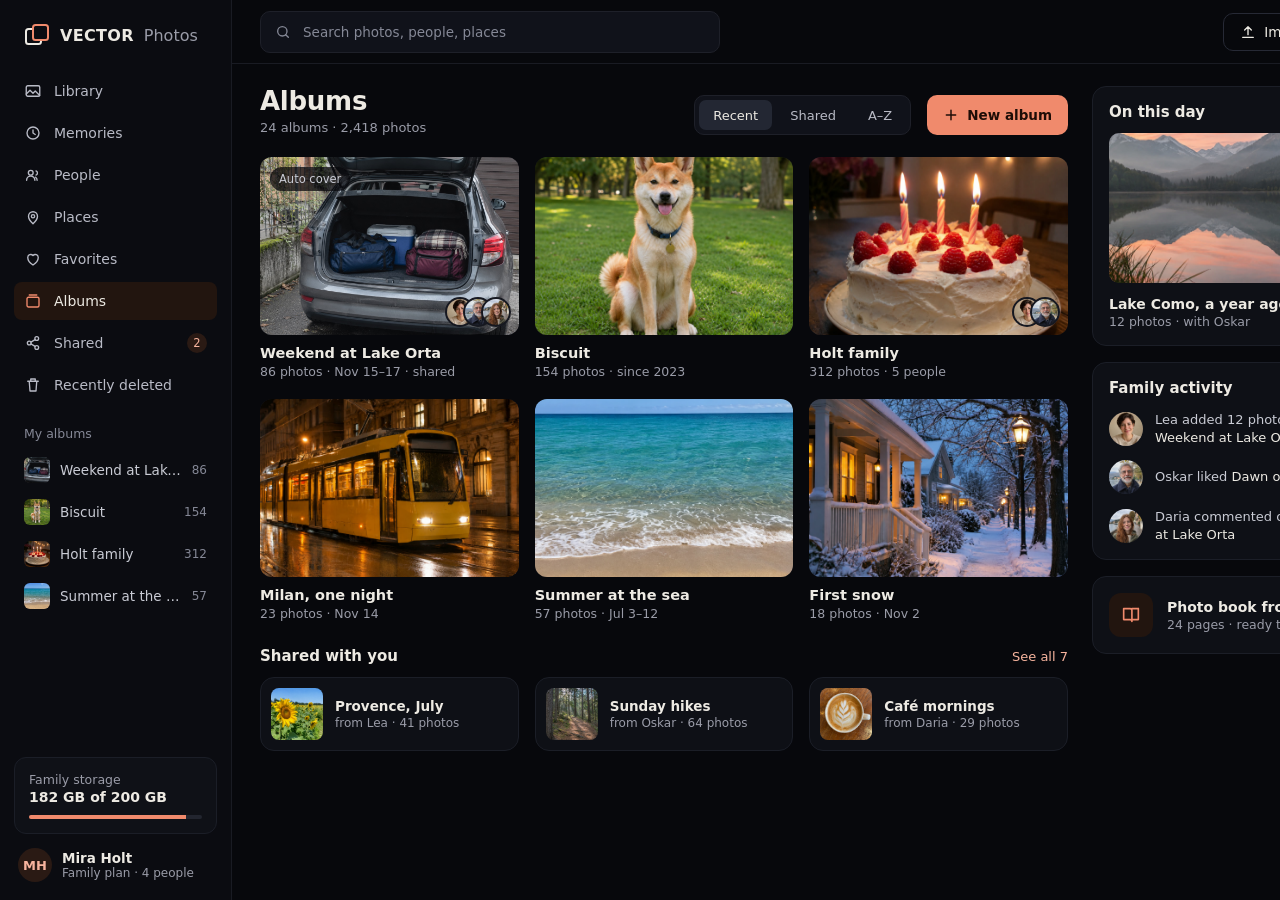
<file: index.html>
<!doctype html>
<html lang="en">
<head>
  <meta charset="utf-8">
  <meta name="viewport" content="width=device-width,initial-scale=1">
  <title>Album Cover — veraetogrex_portfolio</title>
  <link rel="stylesheet" href="style.css">
  <style>body{margin:0;min-height:100vh;display:grid;place-items:center;background:#07080c;overflow:auto}</style>
</head>
<body>
  <!-- Album Cover · the whole VECTOR Photos screen · zero dependencies · github.com/veraetogrex-portfolio -->
  <section class="ac" aria-label="VECTOR Photos" data-assets="assets/"></section>
  <script src="script.js"></script>
</body>
</html>
</file>
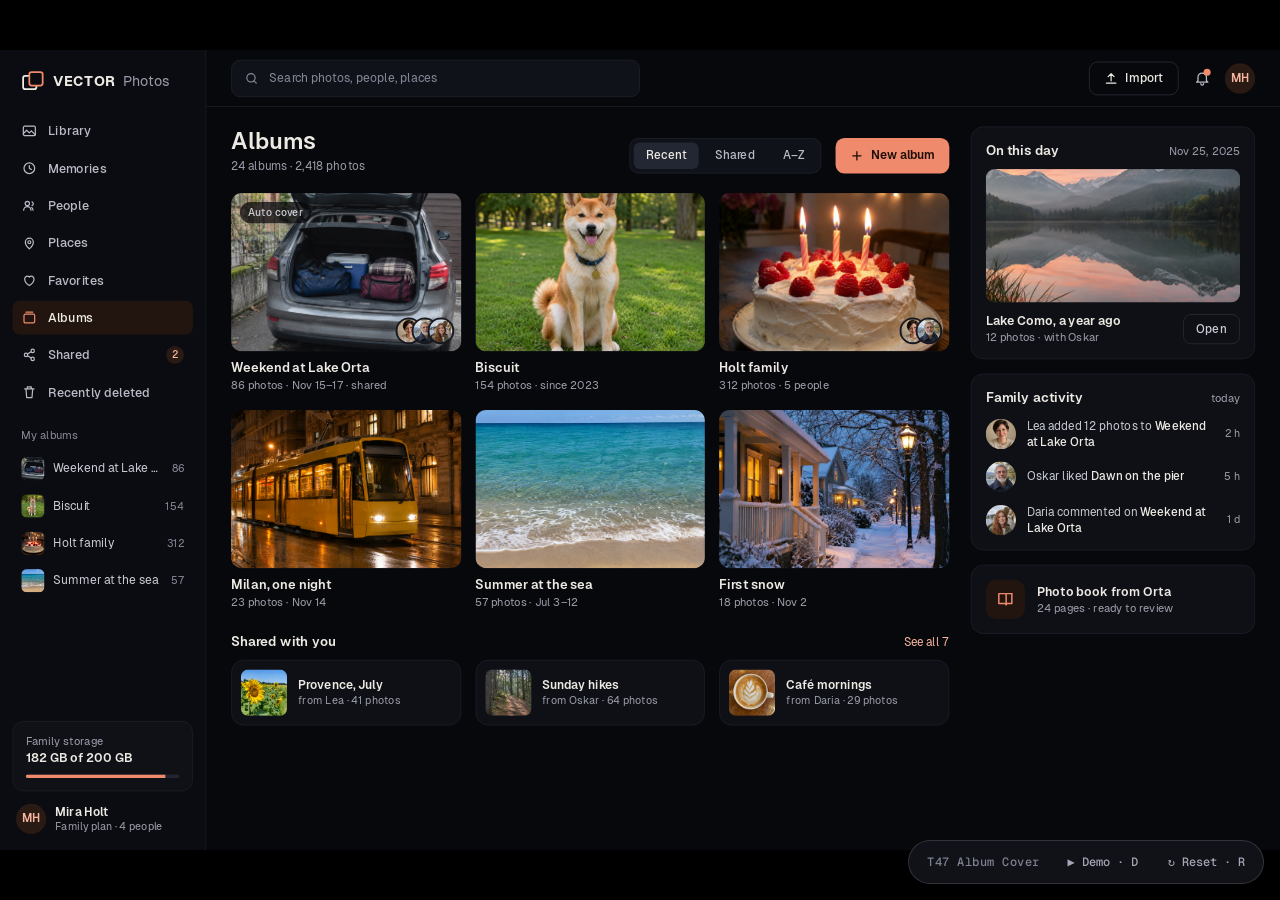
<file: mockup/album-cover.html>
<!doctype html>
<html lang="en">
<head>
<meta charset="utf-8">
<meta name="viewport" content="width=device-width,initial-scale=1">
<title>T47 Album Cover — a photo from the trip becomes the face of the album</title>
<link rel="stylesheet" href="_shared/nocturne.css">
<link rel="stylesheet" href="../style.css">
<style>
  /* the whole app screen from ../, in Nocturne type; no grid on the app screen */
  #stage{background:#07080C}
  #stage .ac{position:absolute;left:0;top:0;--font:var(--f-text)}
  body.autoplay #stage :focus-visible{outline:none}
  body.autoplay #li-cursor{transition:none}   /* visible from frame one, no fade at the loop seam */
  #li-cursor svg{transform:scale(1.5);transform-origin:4px 3px}   /* the arrow stays readable in a phone-sized reel */
  #li-cursor.down svg{transform:scale(1.3)}
  #li-cursor.grab svg{transform:scale(2.1)}   /* the hand that carries the photo reads as a hand at phone size */
  #li-cursor.grab.down svg{transform:scale(1.9)}
</style>
</head>
<body>
<div id="stage" data-title="T47 Album Cover" data-url="veraetogrex-portfolio.github.io/album-cover">
  <section class="ac" aria-label="VECTOR Photos" data-assets="../assets/"></section>
</div>
<script src="_shared/stage.js"></script>
<script src="../script.js"></script>
<script>
const app = document.querySelector('.ac').albumApp;
const at = (sel, dx = 0, dy = 0) => { const r = Stage.rect(document.querySelector(sel)); return [r.cx + dx, r.cy + dy]; };
const REST = [1080, 560];
// one act: albums → Weekend at Lake Orta → "Dawn on the pier" carried onto the cover → the family's copy follows
Stage.init({
  reset: () => { app.reset(); app.syncDelay = 2820; },   // the sidebar and the family preview change as the camera pulls out
  cursorStart: REST,
  async demo(s) {
    const t0 = performance.now();
    await s.until(t0, 1000);                                     // the whole albums screen at rest first
    await s.move(at('.ac-album[data-open] .ac-ph', 0, -14), 650); // the grey trunk cover of Weekend at Lake Orta
    await s.until(t0, 2100);                                     // the camera holds the card: its trunk cover and "Auto cover"
    await s.click(null, { hold: 110 });                          // → the album: trunk across the cover, three highlights below
    await s.until(t0, 3050);
    await s.move(at('.ac-hl[data-photo="dawn"] .ac-ph', 0, 12), 650);   // onto "Dawn on the pier"
    s.cursor.grab(true);                                         // the hand: this photo can be carried
    await s.until(t0, 3950);
    const [cx] = at('.ac-cover');
    await s.drag([cx, 330], 1050, { pre: 180, post: 250, arc: .05 });   // grab, carry up over the darkened cover, drop at ~5.43 s
    await s.until(t0, 5650);
    await s.move([1080, 735], 560);                              // the hand steps out of the shot: the new cover stays clear
    await s.until(t0, 10450);                                    // the whole new cover with its title, "New cover for the family" up close, then the whole album
  },
});
</script>
</body>
</html>
</file>
<file: style.css>
/* VECTOR Photos · album cover — zero dependencies. The whole 1440×900 app screen. */
.ac{
  --ac-bg:#07080C; --ac-side:#0B0C11; --ac-panel:#0E1016; --ac-well:#10121A; --ac-tile:#0F1117; --ac-photo:#161820;
  --ac-line:#191B23; --ac-line-2:#1E2029; --ac-line-3:#262935; --ac-card-line:#1B1E27;
  --ac-text:#EDEAE3; --ac-text-2:#C9CBD4; --ac-nav:#B9BBC6; --ac-muted:#9A9CA8; --ac-dim:#858896;
  --ac-dawn:#F08A6C; --ac-dawn-soft:#F7B49E; --ac-dawn-bg:#22150F; --ac-dawn-chip:#2A1A14; --ac-dawn-ink:#1E0D07; --ac-dawn-line:#5A3426;
  --ac-out:cubic-bezier(.16,1,.3,1); --ac-state:cubic-bezier(.23,1,.32,1);
  position:relative; width:1440px; height:900px; overflow:hidden; display:flex;
  background:var(--ac-bg); color:var(--ac-text); font-family:var(--font, Geist, system-ui, sans-serif);
  font-size:14px; line-height:normal; -webkit-font-smoothing:antialiased;
}
.ac :where(*, *::before, *::after){box-sizing:border-box}
.ac :where(h1, h2, p){margin:0; padding:0}
.ac :where(button){font:inherit; color:inherit; cursor:pointer; background:none; border:0; padding:0}
.ac :where(a){color:inherit; text-decoration:none}
.ac :where(img){display:block; max-width:none; -webkit-user-drag:none; user-select:none}
.ac :where(button, a, input):focus-visible{outline:2px solid var(--ac-dawn); outline-offset:2px}
.ac .ac-sr{position:absolute; width:1px; height:1px; overflow:hidden; clip:rect(0 0 0 0); white-space:nowrap}
.ac .ac-sub{font-size:12.5px; color:var(--ac-muted)}
.ac .ac-h2{font-size:15px; font-weight:600}
.ac .ac-card{background:var(--ac-panel); border:1px solid var(--ac-card-line); border-radius:14px}
.ac .ac-ph{position:relative; overflow:hidden; display:block; flex:none; background:var(--ac-photo)}
.ac .ac-ph > img{position:absolute; inset:0; width:100%; height:100%; object-fit:cover}
.ac .ac-pt{width:34px; height:34px; border-radius:50%; overflow:hidden; flex:none; background:#1C1E27; display:block; box-shadow:0 0 0 2px var(--ac-panel)}
.ac .ac-pt img{width:100%; height:100%; object-fit:cover}
.ac .ac-faces{display:flex}
.ac .ac-faces > * + *{margin-left:-8px}
.ac .ac-me{border-radius:50%; display:inline-grid; place-items:center; font-weight:600; color:var(--ac-dawn-soft); background:var(--ac-dawn-chip); flex:none; width:34px; height:34px; font-size:13px}
.ac .ac-ob{height:34px; padding:0 14px; border-radius:9px; border:1px solid var(--ac-line-3); color:var(--ac-text-2); font-size:13px; font-weight:500; display:inline-flex; align-items:center; gap:7px}
.ac .ac-ob:hover{color:var(--ac-text)}

/* sidebar */
.ac .ac-side{width:232px; flex:none; background:var(--ac-side); border-right:1px solid var(--ac-line); display:flex; flex-direction:column; gap:4px; padding:22px 14px 18px}
.ac .ac-logo{display:flex; align-items:center; gap:10px; padding:0 10px 20px; font-size:16px}
.ac .ac-logo b{font-weight:700; letter-spacing:.02em}
.ac .ac-logo span{color:var(--ac-muted)}
.ac .ac-nav{display:flex; align-items:center; gap:12px; height:38px; padding:0 10px; border-radius:8px; color:var(--ac-nav); font-weight:500; transition:color .15s}
.ac .ac-nav:hover{color:var(--ac-text)}
.ac .ac-nav.is-on{background:var(--ac-dawn-bg); color:var(--ac-text)}
.ac .ac-nav.is-on svg{color:var(--ac-dawn)}
.ac .ac-count{margin-left:auto; min-width:20px; height:20px; border-radius:10px; background:var(--ac-dawn-chip); color:var(--ac-dawn-soft); font-size:11.5px; display:grid; place-items:center}
.ac .ac-group{font-size:12.5px; color:var(--ac-dim); padding:18px 10px 6px}
.ac .ac-mine{display:flex; align-items:center; gap:10px; height:38px; padding:0 10px; border-radius:8px; font-size:13.5px; color:var(--ac-text-2)}
.ac .ac-mine:hover{color:var(--ac-text)}
.ac .ac-mine .ac-ph{width:26px; height:26px; border-radius:6px}
.ac .ac-mine > span:nth-child(2){flex:1; white-space:nowrap; overflow:hidden; text-overflow:ellipsis}
.ac .ac-mine > span:last-child{font-size:12px; color:var(--ac-dim)}
.ac .ac-side-foot{margin-top:auto; display:flex; flex-direction:column; gap:14px}
.ac .ac-store{padding:14px; border-radius:12px; background:var(--ac-tile); border:1px solid var(--ac-card-line)}
.ac .ac-bar{height:4px; border-radius:2px; background:#22252F; margin-top:10px; display:flex; overflow:hidden}
.ac .ac-bar span{background:var(--ac-dawn)}
.ac .ac-user{display:flex; align-items:center; gap:10px; padding:0 4px}

/* top bar */
.ac .ac-col{flex:1; min-width:0; display:flex; flex-direction:column}
.ac .ac-top{height:64px; flex:none; display:flex; align-items:center; gap:14px; padding:0 28px; border-bottom:1px solid var(--ac-line)}
.ac .ac-search{position:relative; flex:1; max-width:460px; height:42px; border-radius:10px; background:var(--ac-well); border:1px solid var(--ac-line-2); display:flex; align-items:center; gap:10px; padding:0 14px; color:var(--ac-dim); font-size:13.5px}
.ac .ac-search input{flex:1; border:0; background:transparent; color:var(--ac-text); font:inherit; outline:none}
.ac .ac-search input::placeholder{color:var(--ac-dim)}
.ac .ac-top-r{margin-left:auto; display:flex; align-items:center; gap:8px}
.ac .ac-import{height:38px; padding:0 16px; border-radius:10px; border:1px solid var(--ac-line-3); font-size:13.5px; font-weight:500; display:flex; align-items:center; gap:8px}
.ac .ac-ib{width:36px; height:36px; border-radius:50%; color:var(--ac-nav); display:inline-grid; place-items:center; position:relative}
.ac .ac-ib i{position:absolute; top:7px; right:8px; width:8px; height:8px; border-radius:50%; background:var(--ac-dawn)}

/* two screens in one place: albums and the album */
.ac .ac-views{position:relative; flex:1; min-height:0}
.ac .ac-view{position:absolute; inset:0; display:flex; gap:24px; padding:22px 28px 20px; opacity:0; visibility:hidden; transition:opacity .2s, visibility 0s .28s}
.ac .ac-view.is-on{opacity:1; visibility:visible; transition:opacity .28s var(--ac-out)}
.ac.is-instant .ac-view{transition:none}
.ac .ac-main{flex:1; min-width:0; display:flex; flex-direction:column; position:relative}
.ac .ac-aside{width:320px; flex:none; display:flex; flex-direction:column; gap:16px}
.ac .ac-box{padding:16px; display:flex; flex-direction:column; gap:14px}
.ac .ac-sec-h{display:flex; align-items:baseline; justify-content:space-between}
.ac .ac-feed{display:flex; gap:12px; align-items:center}
.ac .ac-feed > div{flex:1; font-size:13px; color:var(--ac-text-2); line-height:1.35}
.ac .ac-feed > div b{color:var(--ac-text); font-weight:500}
.ac .ac-feed > span:last-child{font-size:12px; color:var(--ac-muted)}

/* albums */
.ac .ac-lib-h{display:flex; align-items:flex-end; gap:16px}
.ac .ac-lib-h h1{font-size:26px; font-weight:600; letter-spacing:-.01em}
.ac .ac-tabs{margin-left:auto; display:flex; gap:4px; padding:4px; border-radius:10px; background:var(--ac-well); border:1px solid var(--ac-line-2)}
.ac .ac-tabs button{height:30px; padding:0 14px; border-radius:7px; color:var(--ac-nav); font-size:13px; font-weight:500}
.ac .ac-tabs button[aria-pressed="true"]{background:#232733; color:var(--ac-text)}
.ac .ac-new{height:40px; padding:0 16px; border-radius:10px; background:var(--ac-dawn); color:var(--ac-dawn-ink); font-size:13.5px; font-weight:600; display:flex; align-items:center; gap:8px}
.ac .ac-grid{display:grid; grid-template-columns:repeat(3, minmax(0, 1fr)); gap:20px 16px; margin-top:22px}
.ac .ac-album{display:flex; flex-direction:column; gap:10px}
.ac .ac-album .ac-ph{height:178px; border-radius:12px}
.ac .ac-album .ac-ph > img{transition:transform .3s var(--ac-state)}
.ac .ac-album:hover .ac-ph > img{transform:scale(1.03)}
.ac .ac-album-t{display:block; font-size:14.5px; font-weight:600}
.ac .ac-album-m{display:block; font-size:12.5px; color:var(--ac-muted); margin-top:3px}
.ac .ac-on-photo{position:absolute; right:10px; bottom:10px}
.ac .ac-on-photo .ac-pt{width:26px; height:26px; box-shadow:0 0 0 2px var(--ac-photo)}
.ac .ac-auto{position:absolute; left:10px; top:10px; height:24px; padding:0 9px; border-radius:12px; background:rgba(7,8,12,.72); color:var(--ac-text-2); font-size:11.5px; font-weight:500; display:flex; align-items:center}
.ac[data-cover] .ac-auto{display:none}
.ac .ac-shared{display:grid; grid-template-columns:repeat(3, minmax(0, 1fr)); gap:16px; margin-top:12px}
.ac .ac-shared a{padding:10px; display:flex; gap:12px; align-items:center}
.ac .ac-shared .ac-ph{width:52px; height:52px; border-radius:8px}
.ac .ac-day .ac-ph{height:150px; border-radius:10px}
.ac .ac-book{padding:16px; display:flex; gap:14px; align-items:center}
.ac .ac-book i{width:44px; height:44px; border-radius:12px; background:var(--ac-dawn-bg); display:grid; place-items:center; color:var(--ac-dawn)}

/* the album: crumbs, cover, highlights, all photos */
.ac .ac-album-view{padding-top:18px}
.ac .ac-crumbs{display:flex; align-items:center; gap:8px; font-size:12.5px; color:var(--ac-muted); height:34px}
.ac .ac-crumbs a:hover{color:var(--ac-text)}
.ac .ac-crumbs > div{margin-left:auto; display:flex; gap:8px}
.ac .ac-cover{position:relative; height:318px; border-radius:16px; overflow:hidden; background:var(--ac-photo); margin-top:10px; isolation:isolate}
.ac .ac-cover-img{position:absolute; inset:0; width:100%; height:100%; object-fit:cover; object-position:center 55%}
.ac[data-cover] .ac-cover-img{object-position:center 62%}
.ac .ac-morph{position:absolute; inset:0; overflow:hidden; pointer-events:none}
.ac .ac-morph img{position:absolute; left:0; top:0; transform-origin:0 0}
.ac .ac-shade{position:absolute; left:0; right:0; bottom:0; height:170px; background:linear-gradient(180deg, rgba(7,8,12,0), rgba(7,8,12,.78)); pointer-events:none}
.ac .ac-chip{position:absolute; left:18px; top:16px; height:28px; padding:0 12px; border-radius:14px; background:rgba(7,8,12,.72); color:var(--ac-text-2); font-size:12.5px; font-weight:500; display:flex; align-items:center}
.ac[data-cover] .ac-chip{color:var(--ac-dawn-soft)}
.ac .ac-title{position:absolute; left:24px; bottom:20px}
.ac .ac-title h1{font-size:32px; font-weight:600; letter-spacing:-.02em}
.ac .ac-title div{font-size:13.5px; color:#D6D4CE; margin-top:6px}
.ac .ac-cover-r{position:absolute; right:22px; bottom:22px; display:flex; align-items:center; gap:12px}
.ac .ac-cover-r .ac-pt{width:30px; height:30px; box-shadow:0 0 0 2px #2A2522}
.ac .ac-change{height:34px; padding:0 14px; border-radius:9px; border:1px solid rgba(237,234,227,.28); background:rgba(7,8,12,.55); font-size:13px; font-weight:500}
.ac .ac-cover-img, .ac .ac-shade, .ac .ac-chip, .ac .ac-title, .ac .ac-cover-r{transition:filter .25s var(--ac-state)}
.ac .ac-cover.is-drop :is(.ac-cover-img, .ac-shade, .ac-chip, .ac-title, .ac-cover-r){filter:brightness(.5)}
/* drop zone: coral dashes and the hint, over the waiting cover */
.ac .ac-drop{position:absolute; inset:0; pointer-events:none; opacity:0; transition:opacity .18s}
.ac .ac-cover.is-drop .ac-drop{opacity:1}
.ac .ac-drop::before{content:""; position:absolute; inset:10px; border:2px dashed var(--ac-dawn); border-radius:10px; opacity:.6; transition:opacity .15s}
.ac .ac-cover.is-over .ac-drop::before{opacity:1}
.ac .ac-drop span{position:absolute; left:50%; top:58px; height:36px; padding:0 16px; border-radius:18px; background:var(--ac-dawn); color:var(--ac-dawn-ink); font-size:14px; font-weight:600; display:flex; align-items:center; gap:8px; white-space:nowrap; transform:translateX(-50%) scale(.96); transition:transform .2s var(--ac-state)}
.ac .ac-cover.is-over .ac-drop span{transform:translateX(-50%) scale(1.04)}
.ac .ac-toast{position:absolute; right:18px; top:16px; height:34px; padding:0 6px 0 14px; border-radius:17px; background:var(--ac-text); color:#14110C; font-size:13px; font-weight:600; display:flex; align-items:center; gap:10px; opacity:0; visibility:hidden; transform:scale(.95); transform-origin:100% 50%; transition:opacity .2s, transform .2s, visibility 0s .2s}
.ac .ac-toast button{height:26px; padding:0 12px; border-radius:13px; background:#14110C; color:var(--ac-text); font-size:12.5px; font-weight:600}
.ac[data-cover] .ac-toast{opacity:1; visibility:visible; transform:none; transition:opacity .3s var(--ac-out), transform .3s var(--ac-out)}

.ac .ac-row-h{display:flex; align-items:baseline; justify-content:space-between; margin-top:22px}
.ac .ac-hls{display:grid; grid-template-columns:repeat(3, minmax(0, 1fr)); gap:14px; margin-top:12px}
.ac .ac-hl{display:flex; flex-direction:column; gap:9px}
.ac .ac-hl .ac-ph{height:176px; border-radius:12px; width:100%; touch-action:none; cursor:grab}
.ac .ac-hl .ac-ph:active{cursor:grabbing}
.ac .ac-hl-t{display:flex; align-items:center; gap:8px}
.ac .ac-hl-t > div{flex:1}
.ac .ac-hl-t b{display:block; font-size:14px; font-weight:600}
.ac .ac-hl-t .ac-sub{margin-top:2px}
.ac .ac-likes{display:flex; align-items:center; gap:5px; font-size:12.5px; color:var(--ac-text-2)}
.ac .ac-gap{position:absolute; inset:0; background:var(--ac-side); border:1.5px dashed #5C6070; border-radius:12px; display:grid; place-items:center; color:var(--ac-dim); font-size:12.5px; opacity:0; transition:opacity .15s}
.ac .ac-hl.is-lifted .ac-gap{opacity:1}
.ac .ac-badge{position:absolute; left:10px; top:10px; height:24px; padding:0 10px 0 8px; border-radius:12px; background:var(--ac-dawn); color:var(--ac-dawn-ink); font-size:12px; font-weight:600; display:flex; align-items:center; gap:5px; opacity:0; transform:scale(.95); transform-origin:0 50%; transition:opacity .15s, transform .15s}
.ac .ac-hl.is-cover .ac-badge{opacity:1; transform:none; transition:opacity .3s var(--ac-out), transform .3s var(--ac-out)}
.ac .ac-all{display:grid; grid-template-columns:repeat(9, minmax(0, 1fr)); gap:8px; margin-top:12px}
.ac .ac-all .ac-ph{height:84px; border-radius:8px}
.ac .ac-all > span:last-child{height:84px; border-radius:8px; background:var(--ac-well); border:1px solid var(--ac-line-2); display:grid; place-items:center; font-size:14px; font-weight:600; color:var(--ac-text-2)}

/* the photo in the hand: lifted, tilted, ringed in coral */
.ac .ac-ghost{position:absolute; z-index:20; pointer-events:none; will-change:transform}
.ac .ac-ghost > div{width:100%; height:100%; border-radius:12px; overflow:hidden; background:var(--ac-photo); box-shadow:0 0 0 2px var(--ac-dawn), 0 28px 56px rgba(0,0,0,.6), 0 6px 14px rgba(0,0,0,.45); transition:transform .2s var(--ac-state)}
.ac .ac-ghost img{width:100%; height:100%; object-fit:cover}
.ac .ac-ghost.is-lift > div{transform:rotate(-3deg) scale(1.12)}

/* sharing column: what the family sees */
.ac .ac-fam{display:flex; align-items:center; gap:12px}
.ac .ac-fam .ac-pt, .ac .ac-fam .ac-me{width:32px; height:32px; font-size:12px; box-shadow:0 0 0 2px var(--ac-panel)}
.ac .ac-preview{display:flex; gap:12px; align-items:center; padding:10px; border-radius:12px; background:#12141B; border:1px solid var(--ac-line-2); transition:border-color .4s}
.ac .ac-preview .ac-ph{width:84px; height:60px; border-radius:8px}
.ac .ac-preview .ac-ph > img{object-position:center 55%}
.ac .ac-preview-m{font-size:12px; color:var(--ac-muted); margin-top:3px; transition:color .4s}
.ac[data-synced="true"] .ac-preview{border-color:var(--ac-dawn-line)}
.ac[data-synced="true"] .ac-preview-m{color:var(--ac-dawn-soft)}
.ac[data-synced="true"] .ac-preview .ac-ph > img{object-position:center 62%}
/* a cover image that changes crossfades: the old one stays under, the new one fades in on top */
.ac .ac-swap{position:absolute; inset:0; width:100%; height:100%; object-fit:cover; animation:ac-in .45s var(--ac-out) both}
@keyframes ac-in{from{opacity:0}to{opacity:1}}
.ac .ac-act{display:grid; grid-template-rows:0fr; opacity:0; margin-bottom:-14px; transition:grid-template-rows .4s var(--ac-out), opacity .3s .1s, margin-bottom .4s var(--ac-out)}
.ac .ac-act > div{min-height:0; overflow:hidden}
.ac[data-synced="true"] .ac-act{grid-template-rows:1fr; opacity:1; margin-bottom:0}
.ac .ac-act .ac-feed > div{color:var(--ac-text)}
.ac .ac-act .ac-feed > div b{font-weight:600}
.ac .ac-act .ac-feed > span:last-child{color:var(--ac-dawn-soft)}
.ac .ac-trip{padding:16px; display:flex; flex-direction:column; gap:10px}
.ac .ac-trip > div{display:flex; justify-content:space-between; font-size:13px}
.ac .ac-trip > div span:first-child{color:var(--ac-muted)}
.ac .ac-trip button{height:38px; margin-top:4px; border-radius:10px; border:1px solid var(--ac-line-3); font-size:13.5px; font-weight:600}
.ac.is-instant :is(.ac-act, .ac-preview, .ac-preview-m, .ac-toast, .ac-badge, .ac-gap, .ac-drop, .ac-cover-img, .ac-shade, .ac-chip, .ac-title, .ac-cover-r){transition:none}

@media (prefers-reduced-motion: reduce){
  .ac :where(*){transition-duration:.01ms !important; animation-duration:.01ms !important}
}
</file>
<file: mockup/_shared/nocturne.css>
/* Nocturne — shared base styles for the mockups */
@font-face{font-family:"Chakra Petch";font-weight:500;font-display:swap;src:url(fonts/chakra-petch-latin-500-normal.woff2) format("woff2")}
@font-face{font-family:"Chakra Petch";font-weight:600;font-display:swap;src:url(fonts/chakra-petch-latin-600-normal.woff2) format("woff2")}
@font-face{font-family:"Chakra Petch";font-weight:700;font-display:swap;src:url(fonts/chakra-petch-latin-700-normal.woff2) format("woff2")}
@font-face{font-family:"Geist";font-weight:400;font-display:swap;src:url(fonts/geist-sans-latin-400-normal.woff2) format("woff2")}
@font-face{font-family:"Geist";font-weight:500;font-display:swap;src:url(fonts/geist-sans-latin-500-normal.woff2) format("woff2")}
@font-face{font-family:"Geist";font-weight:600;font-display:swap;src:url(fonts/geist-sans-latin-600-normal.woff2) format("woff2")}
@font-face{font-family:"Geist";font-weight:700;font-display:swap;src:url(fonts/geist-sans-latin-700-normal.woff2) format("woff2")}
@font-face{font-family:"Geist Mono";font-weight:400;font-display:swap;src:url(fonts/geist-mono-latin-400-normal.woff2) format("woff2")}
@font-face{font-family:"Geist Mono";font-weight:500;font-display:swap;src:url(fonts/geist-mono-latin-500-normal.woff2) format("woff2")}

:root{
  --void:#07080C; --panel:#0E1016; --panel-2:#111218; --raise:#1A1B24; --raise-2:#22252F;
  --glass:rgba(255,255,255,.05); --glass-strong:rgba(255,255,255,.12);
  --line:rgba(255,255,255,.08); --line-2:rgba(255,255,255,.14);
  --text:#F2F3F7; --text-2:#A4A7B6; --text-3:#7F8293;
  --pulse:#7C6CFF; --pulse-btn:#6A5AF9; --pulse-soft:#A69BFF; --pulse-pale:#C9C2FF;
  --ion:#3FE0D0; --flare:#FF7A45; --pink:#FF6FB5; --amber:#FFB547;
  --daylight:#F4F5F8;
  --r-field:10px; --r-card:14px; --r-panel:20px;
  --f-display:"Chakra Petch","Geist",system-ui,sans-serif;
  --f-text:"Geist","Inter",system-ui,-apple-system,sans-serif;
  --f-mono:"Geist Mono",ui-monospace,"SF Mono",Menlo,monospace;
  --ease-out:cubic-bezier(.2,.8,.2,1);
  --ease-io:cubic-bezier(.65,0,.35,1);
  --ease-back:cubic-bezier(.34,1.56,.64,1);
}
*,*::before,*::after{box-sizing:border-box}
html,body{margin:0;height:100%;background:#000;color:var(--text);font-family:var(--f-text);-webkit-font-smoothing:antialiased;overflow:hidden}
button,input,textarea{font:inherit;color:inherit}
button{cursor:pointer;background:none;border:0;padding:0}

/* viewport and scaling */
.li-viewport{position:fixed;inset:0;overflow:hidden;background:#000}
.li-shell{position:absolute;left:50%;top:50%;transform-origin:50% 50%}
#stage{position:relative;width:1440px;height:900px;overflow:hidden;background:var(--void);isolation:isolate}
#stage.grid::before{content:"";position:absolute;inset:0;pointer-events:none;z-index:0;
  background-image:linear-gradient(var(--line) 1px,transparent 1px),linear-gradient(90deg,var(--line) 1px,transparent 1px);
  background-size:48px 48px;background-position:-1px -1px;opacity:.45;
  -webkit-mask-image:radial-gradient(ellipse 75% 70% at 50% 50%,#000 30%,transparent 100%);
          mask-image:radial-gradient(ellipse 75% 70% at 50% 50%,#000 30%,transparent 100%)}

/* browser frame (?frame) */
.li-browser{width:1440px;border-radius:18px;overflow:hidden;background:#15161D;box-shadow:0 0 0 1px rgba(255,255,255,.08),0 40px 120px rgba(0,0,0,.6)}
.li-browser-bar{height:46px;display:flex;align-items:center;gap:16px;padding:0 18px;background:#121319;border-bottom:1px solid var(--line)}
.li-dots{display:flex;gap:8px}.li-dots i{width:12px;height:12px;border-radius:50%;background:#2A2C36;display:block}
.li-dots i:nth-child(1){background:#FF5F57}.li-dots i:nth-child(2){background:#FEBC2E}.li-dots i:nth-child(3){background:#28C840}
.li-url{flex:0 1 520px;margin:0 auto;height:28px;border-radius:8px;background:#1C1D25;display:flex;align-items:center;justify-content:center;gap:8px;font:500 13px var(--f-mono);color:var(--text-2);letter-spacing:.02em}
.li-url::before{content:"";width:9px;height:11px;border:1.5px solid var(--text-3);border-radius:2px 2px 3px 3px;border-top-width:4px;opacity:.7}

/* demo cursor */
#li-cursor{position:absolute;left:0;top:0;width:28px;height:28px;z-index:9999;pointer-events:none;opacity:0;transition:opacity .2s;will-change:transform;filter:drop-shadow(0 4px 10px rgba(0,0,0,.55))}
#li-cursor.on{opacity:1}
#li-cursor svg{display:block;transform-origin:4px 3px;transition:transform .12s var(--ease-out)}
#li-cursor.down svg{transform:scale(.82)}
#li-cursor.grab .arrow{display:none}#li-cursor:not(.grab) .hand{display:none}
.li-ripple{position:absolute;width:44px;height:44px;margin:-22px 0 0 -22px;border-radius:50%;border:2px solid rgba(255,255,255,.85);pointer-events:none;z-index:9998;animation:li-ripple .5s var(--ease-out) forwards}
@keyframes li-ripple{from{transform:scale(.3);opacity:.9}to{transform:scale(1.35);opacity:0}}
#stage.demo-running, #stage.demo-running *{cursor:none!important}

/* control pill outside the stage (interactive mode only) */
.li-controls{position:fixed;right:16px;bottom:16px;z-index:10;display:flex;gap:6px;padding:6px;border-radius:999px;background:rgba(20,21,28,.86);border:1px solid var(--line-2);backdrop-filter:blur(10px);font:500 12px var(--f-mono);letter-spacing:.04em}
.li-controls button{padding:7px 12px;border-radius:999px;color:var(--text-2)}
.li-controls button:hover{background:var(--raise-2);color:var(--text)}
.li-controls .li-title{padding:7px 10px 7px 12px;color:var(--text-3)}
body.autoplay .li-controls,body.clean .li-controls{display:none}

/* shared primitives */
.mono{font-family:var(--f-mono);letter-spacing:.08em;text-transform:uppercase}
.display{font-family:var(--f-display);text-transform:uppercase;letter-spacing:.02em}
.btn{display:inline-flex;align-items:center;justify-content:center;gap:10px;height:52px;padding:0 26px;border-radius:var(--r-field);background:var(--pulse-btn);color:#fff;font:600 17px var(--f-text);box-shadow:0 0 0 1px rgba(255,255,255,.1) inset,0 10px 30px -10px rgba(124,108,255,.8)}
.btn.ghost{background:var(--glass);box-shadow:0 0 0 1px var(--line-2) inset;color:var(--text)}
.field{height:56px;border-radius:var(--r-field);background:rgba(255,255,255,.035);border:1px solid var(--line-2);padding:0 18px;display:flex;align-items:center;font-size:18px;color:var(--text);outline:none;transition:border-color .2s,box-shadow .2s}
.field:focus,.field.focus{border-color:var(--pulse);box-shadow:0 0 0 4px rgba(124,108,255,.18)}
.card{background:var(--panel);border:1px solid var(--line);border-radius:var(--r-panel)}
.hud-corners{position:absolute;inset:-10px;pointer-events:none;
  background:
   linear-gradient(var(--c,var(--line-2)) 0 0) left top/18px 1px no-repeat,linear-gradient(var(--c,var(--line-2)) 0 0) left top/1px 18px no-repeat,
   linear-gradient(var(--c,var(--line-2)) 0 0) right top/18px 1px no-repeat,linear-gradient(var(--c,var(--line-2)) 0 0) right top/1px 18px no-repeat,
   linear-gradient(var(--c,var(--line-2)) 0 0) left bottom/18px 1px no-repeat,linear-gradient(var(--c,var(--line-2)) 0 0) left bottom/1px 18px no-repeat,
   linear-gradient(var(--c,var(--line-2)) 0 0) right bottom/18px 1px no-repeat,linear-gradient(var(--c,var(--line-2)) 0 0) right bottom/1px 18px no-repeat}
.status-line{position:absolute;left:48px;right:48px;bottom:28px;display:flex;justify-content:space-between;font:500 12px var(--f-mono);letter-spacing:.14em;text-transform:uppercase;color:var(--text-3);z-index:2}

@media (prefers-reduced-motion: reduce){
  *,*::before,*::after{animation-duration:150ms!important;transition-duration:150ms!important}
}
</file>
